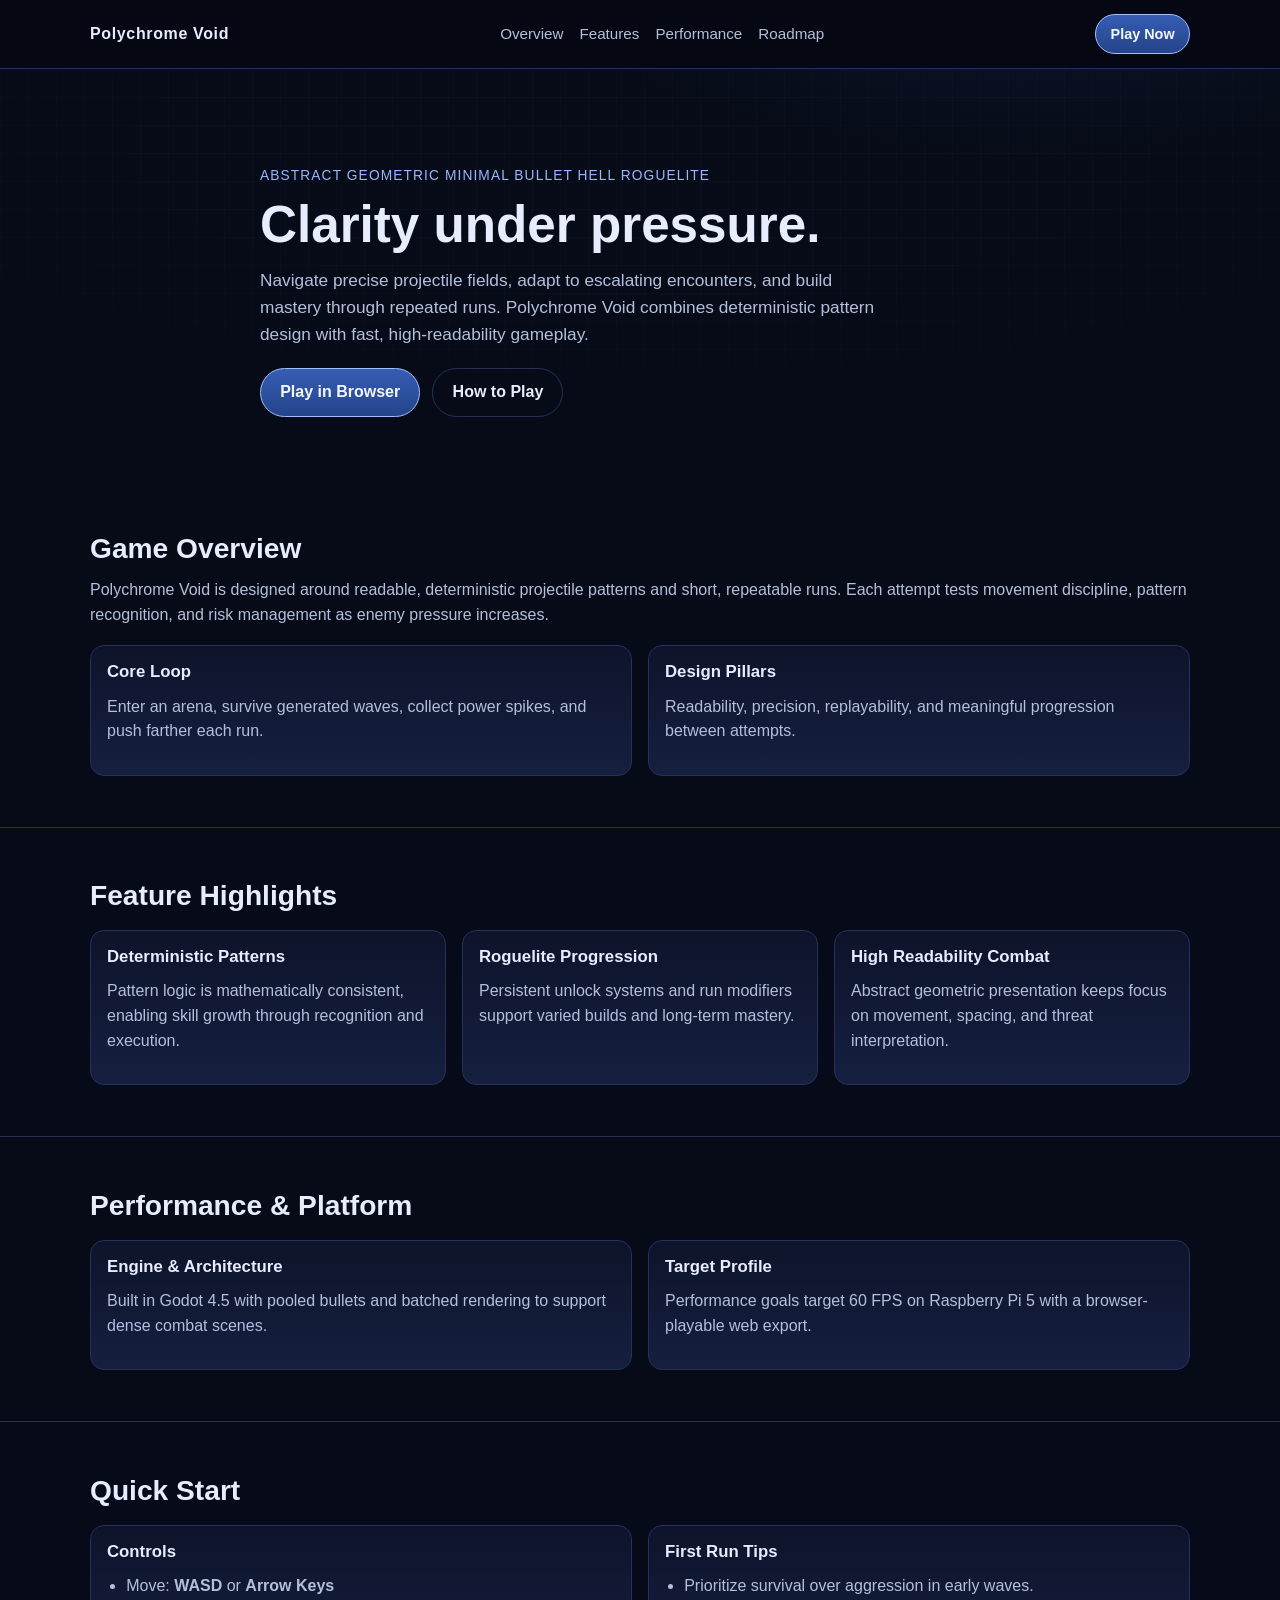
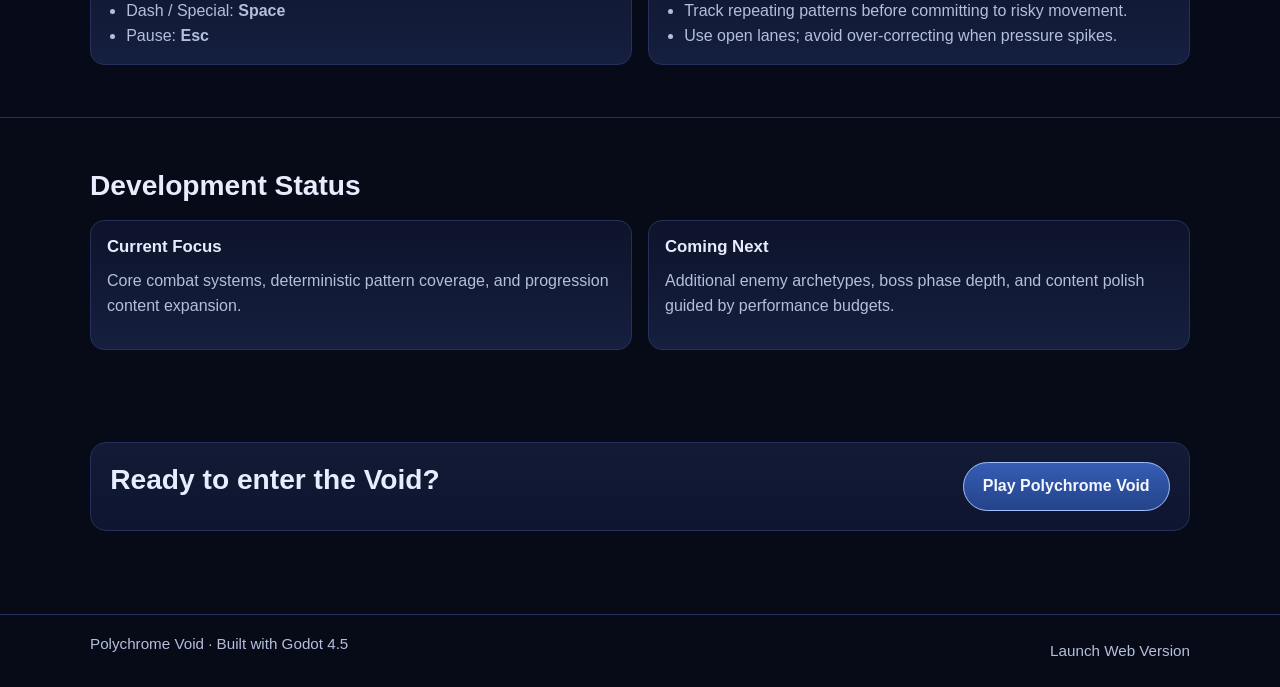
<file: index.html>
<!doctype html>
<html lang="en">
<head>
  <meta charset="utf-8" />
  <meta name="viewport" content="width=device-width, initial-scale=1" />
  <title>Polychrome Void | Abstract Bullet Hell Roguelite</title>
  <meta name="robots" content="index, follow, max-image-preview:large, max-snippet:-1, max-video-preview:-1" />
  <meta name="author" content="Polychrome Void" />
  <meta
    name="description"
    content="Polychrome Void is an abstract geometric minimal bullet hell roguelite. Survive escalating waves, learn deterministic patterns, and push your highest score."
  />
  <meta name="pv:site_url" content="https://woodmurderedhat.github.io/bullet-hell/" />
  <meta name="pv:play_url" content="https://woodmurderedhat.github.io/bullet-hell/web/" />
  <link rel="canonical" href="https://woodmurderedhat.github.io/bullet-hell/" />
  <link rel="alternate" hreflang="en" href="https://woodmurderedhat.github.io/bullet-hell/" />
  <link rel="icon" type="image/png" sizes="256x256" href="web/index.icon.png" />
  <link rel="apple-touch-icon" href="web/index.apple-touch-icon.png" />

  <meta property="og:title" content="Polychrome Void" />
  <meta
    property="og:description"
    content="Abstract geometric minimal bullet hell roguelite. Play in your browser."
  />
  <meta property="og:site_name" content="Polychrome Void" />
  <meta property="og:locale" content="en_US" />
  <meta property="og:type" content="website" />
  <meta property="og:url" content="https://woodmurderedhat.github.io/bullet-hell/" />
  <meta property="og:image" content="https://woodmurderedhat.github.io/bullet-hell/web/index.png" />
  <meta property="og:image:alt" content="Polychrome Void gameplay preview" />

  <meta name="twitter:card" content="summary_large_image" />
  <meta name="twitter:title" content="Polychrome Void" />
  <meta
    name="twitter:description"
    content="Abstract geometric minimal bullet hell roguelite. Play in your browser."
  />
  <meta name="twitter:image" content="https://woodmurderedhat.github.io/bullet-hell/web/index.png" />

  <meta name="theme-color" content="#0b1020" />
  <link rel="stylesheet" href="styles.css" />
  <script type="application/ld+json">
    {
      "@context": "https://schema.org",
      "@type": "VideoGame",
      "name": "Polychrome Void",
      "description": "Abstract geometric minimal bullet hell roguelite with deterministic pattern combat and replayable runs.",
      "genre": ["Bullet Hell", "Roguelite", "Action"],
      "playMode": "SinglePlayer",
      "applicationCategory": "Game",
      "operatingSystem": "Web Browser",
      "url": "https://woodmurderedhat.github.io/bullet-hell/",
      "gamePlatform": "Web Browser",
      "publisher": {
        "@type": "Organization",
        "name": "Polychrome Void"
      },
      "potentialAction": {
        "@type": "PlayAction",
        "target": "https://woodmurderedhat.github.io/bullet-hell/web/"
      },
      "offers": {
        "@type": "Offer",
        "price": "0",
        "priceCurrency": "USD",
        "availability": "https://schema.org/InStock"
      }
    }
  </script>
</head>
<body>
  <header class="site-header">
    <div class="container header-inner">
      <a class="brand" href="./" aria-label="Polychrome Void Home">Polychrome Void</a>
      <nav class="nav" aria-label="Primary">
        <a href="#overview">Overview</a>
        <a href="#features">Features</a>
        <a href="#performance">Performance</a>
        <a href="#roadmap">Roadmap</a>
      </nav>
      <a class="button button-small" href="web/" aria-label="Play Polychrome Void">Play Now</a>
    </div>
  </header>

  <main>
    <section class="hero">
      <div class="container hero-inner">
        <p class="eyebrow">Abstract Geometric Minimal Bullet Hell Roguelite</p>
        <h1>Clarity under pressure.</h1>
        <p class="lead">
          Navigate precise projectile fields, adapt to escalating encounters, and build mastery through repeated runs.
          Polychrome Void combines deterministic pattern design with fast, high-readability gameplay.
        </p>
        <div class="hero-actions">
          <a class="button" href="web/">Play in Browser</a>
          <a class="button button-ghost" href="#quick-start">How to Play</a>
        </div>
      </div>
      <div class="hero-grid" aria-hidden="true"></div>
    </section>

    <section id="overview" class="section">
      <div class="container">
        <h2>Game Overview</h2>
        <p>
          Polychrome Void is designed around readable, deterministic projectile patterns and short, repeatable runs.
          Each attempt tests movement discipline, pattern recognition, and risk management as enemy pressure increases.
        </p>
        <div class="cards two-col">
          <article class="card">
            <h3>Core Loop</h3>
            <p>Enter an arena, survive generated waves, collect power spikes, and push farther each run.</p>
          </article>
          <article class="card">
            <h3>Design Pillars</h3>
            <p>Readability, precision, replayability, and meaningful progression between attempts.</p>
          </article>
        </div>
      </div>
    </section>

    <section id="features" class="section section-alt">
      <div class="container">
        <h2>Feature Highlights</h2>
        <div class="cards three-col">
          <article class="card">
            <h3>Deterministic Patterns</h3>
            <p>Pattern logic is mathematically consistent, enabling skill growth through recognition and execution.</p>
          </article>
          <article class="card">
            <h3>Roguelite Progression</h3>
            <p>Persistent unlock systems and run modifiers support varied builds and long-term mastery.</p>
          </article>
          <article class="card">
            <h3>High Readability Combat</h3>
            <p>Abstract geometric presentation keeps focus on movement, spacing, and threat interpretation.</p>
          </article>
        </div>
      </div>
    </section>

    <section id="performance" class="section">
      <div class="container">
        <h2>Performance & Platform</h2>
        <div class="cards two-col">
          <article class="card">
            <h3>Engine & Architecture</h3>
            <p>Built in Godot 4.5 with pooled bullets and batched rendering to support dense combat scenes.</p>
          </article>
          <article class="card">
            <h3>Target Profile</h3>
            <p>Performance goals target 60 FPS on Raspberry Pi 5 with a browser-playable web export.</p>
          </article>
        </div>
      </div>
    </section>

    <section id="quick-start" class="section section-alt">
      <div class="container">
        <h2>Quick Start</h2>
        <div class="cards two-col">
          <article class="card">
            <h3>Controls</h3>
            <ul>
              <li>Move: <strong>WASD</strong> or <strong>Arrow Keys</strong></li>
              <li>Dash / Special: <strong>Space</strong></li>
              <li>Pause: <strong>Esc</strong></li>
            </ul>
          </article>
          <article class="card">
            <h3>First Run Tips</h3>
            <ul>
              <li>Prioritize survival over aggression in early waves.</li>
              <li>Track repeating patterns before committing to risky movement.</li>
              <li>Use open lanes; avoid over-correcting when pressure spikes.</li>
            </ul>
          </article>
        </div>
      </div>
    </section>

    <section id="roadmap" class="section">
      <div class="container">
        <h2>Development Status</h2>
        <div class="cards two-col">
          <article class="card">
            <h3>Current Focus</h3>
            <p>Core combat systems, deterministic pattern coverage, and progression content expansion.</p>
          </article>
          <article class="card">
            <h3>Coming Next</h3>
            <p>Additional enemy archetypes, boss phase depth, and content polish guided by performance budgets.</p>
          </article>
        </div>
      </div>
    </section>

    <section class="section cta-band">
      <div class="container cta-band-inner">
        <h2>Ready to enter the Void?</h2>
        <a class="button" href="web/">Play Polychrome Void</a>
      </div>
    </section>
  </main>

  <footer class="site-footer">
    <div class="container footer-inner">
      <p>Polychrome Void · Built with Godot 4.5</p>
      <a href="web/">Launch Web Version</a>
    </div>
  </footer>
</body>
</html>
</file>
<file: styles.css>
:root {
  color-scheme: dark;
  --bg: #070b17;
  --bg-alt: #0b1020;
  --surface: #111832;
  --surface-soft: #151f3f;
  --text: #e7ecff;
  --text-muted: #b4bfdc;
  --line: #26305a;
  --accent: #7aa2ff;
  --accent-strong: #98b7ff;
  --max-width: 1100px;
}

* {
  box-sizing: border-box;
}

html,
body {
  margin: 0;
  padding: 0;
  background: radial-gradient(1200px 700px at 80% -10%, #152144 0%, var(--bg) 55%);
  color: var(--text);
  font-family: "Segoe UI", Inter, Roboto, Arial, sans-serif;
  line-height: 1.55;
}

a {
  color: inherit;
  text-decoration: none;
}

.container {
  width: min(var(--max-width), 92vw);
  margin-inline: auto;
}

.site-header {
  position: sticky;
  top: 0;
  z-index: 10;
  background: color-mix(in oklab, var(--bg) 88%, black 12%);
  border-bottom: 1px solid var(--line);
  backdrop-filter: blur(10px);
}

.header-inner {
  display: flex;
  align-items: center;
  justify-content: space-between;
  gap: 1rem;
  min-height: 68px;
}

.brand {
  font-weight: 700;
  letter-spacing: 0.04em;
}

.nav {
  display: flex;
  gap: 1rem;
  color: var(--text-muted);
  font-size: 0.95rem;
}

.nav a:hover {
  color: var(--text);
}

.hero {
  position: relative;
  padding: 6rem 0 4rem;
  overflow: hidden;
}

.hero-inner {
  position: relative;
  z-index: 1;
  max-width: 760px;
}

.eyebrow {
  margin: 0;
  font-size: 0.86rem;
  text-transform: uppercase;
  letter-spacing: 0.08em;
  color: var(--accent-strong);
}

h1,
h2,
h3 {
  line-height: 1.2;
  margin: 0 0 0.75rem;
}

h1 {
  font-size: clamp(2rem, 4vw, 3.4rem);
  margin-top: 0.45rem;
}

h2 {
  font-size: clamp(1.35rem, 2.2vw, 2rem);
}

h3 {
  font-size: 1.05rem;
}

p {
  margin: 0 0 0.9rem;
  color: var(--text-muted);
}

.lead {
  font-size: 1.08rem;
  max-width: 65ch;
}

.hero-actions {
  display: flex;
  flex-wrap: wrap;
  gap: 0.75rem;
  margin-top: 1.3rem;
}

.button {
  display: inline-flex;
  align-items: center;
  justify-content: center;
  border: 1px solid color-mix(in oklab, var(--accent) 70%, white 30%);
  background: linear-gradient(180deg, #365db5, #244489);
  color: #f4f7ff;
  font-weight: 600;
  border-radius: 999px;
  padding: 0.7rem 1.2rem;
  transition: transform 120ms ease, filter 120ms ease;
}

.button:hover {
  transform: translateY(-1px);
  filter: brightness(1.06);
}

.button-small {
  padding: 0.52rem 0.9rem;
  font-size: 0.9rem;
}

.button-ghost {
  background: transparent;
  border-color: var(--line);
  color: var(--text);
}

.hero-grid {
  position: absolute;
  inset: 0;
  opacity: 0.45;
  background-image:
    linear-gradient(to right, rgba(122, 162, 255, 0.06) 1px, transparent 1px),
    linear-gradient(to bottom, rgba(122, 162, 255, 0.06) 1px, transparent 1px);
  background-size: 28px 28px;
  mask-image: radial-gradient(80% 70% at 50% 20%, black 48%, transparent 100%);
}

.section {
  padding: 3.2rem 0;
}

.section-alt {
  background: color-mix(in oklab, var(--bg-alt) 85%, black 15%);
  border-top: 1px solid var(--line);
  border-bottom: 1px solid var(--line);
}

.cards {
  display: grid;
  gap: 1rem;
  margin-top: 1.1rem;
}

.two-col {
  grid-template-columns: repeat(2, minmax(0, 1fr));
}

.three-col {
  grid-template-columns: repeat(3, minmax(0, 1fr));
}

.card {
  background: linear-gradient(180deg, color-mix(in oklab, var(--surface) 90%, black 10%), var(--surface-soft));
  border: 1px solid var(--line);
  border-radius: 14px;
  padding: 1rem;
}

.card ul {
  margin: 0.5rem 0 0;
  padding-left: 1.2rem;
  color: var(--text-muted);
}

.cta-band {
  padding-top: 2.5rem;
}

.cta-band-inner {
  display: flex;
  align-items: center;
  justify-content: space-between;
  gap: 1rem;
  padding: 1.2rem;
  border: 1px solid var(--line);
  border-radius: 16px;
  background: linear-gradient(180deg, #121a34, #0f1530);
}

.site-footer {
  border-top: 1px solid var(--line);
  margin-top: 2rem;
}

.footer-inner {
  min-height: 72px;
  display: flex;
  align-items: center;
  justify-content: space-between;
  gap: 1rem;
  color: var(--text-muted);
  font-size: 0.95rem;
}

@media (max-width: 900px) {
  .three-col {
    grid-template-columns: repeat(2, minmax(0, 1fr));
  }

  .header-inner {
    flex-wrap: wrap;
    justify-content: center;
    padding: 0.65rem 0;
  }
}

@media (max-width: 700px) {
  .two-col,
  .three-col {
    grid-template-columns: 1fr;
  }

  .nav {
    width: 100%;
    justify-content: center;
    flex-wrap: wrap;
  }

  .cta-band-inner,
  .footer-inner {
    flex-direction: column;
    align-items: flex-start;
  }
}
</file>
